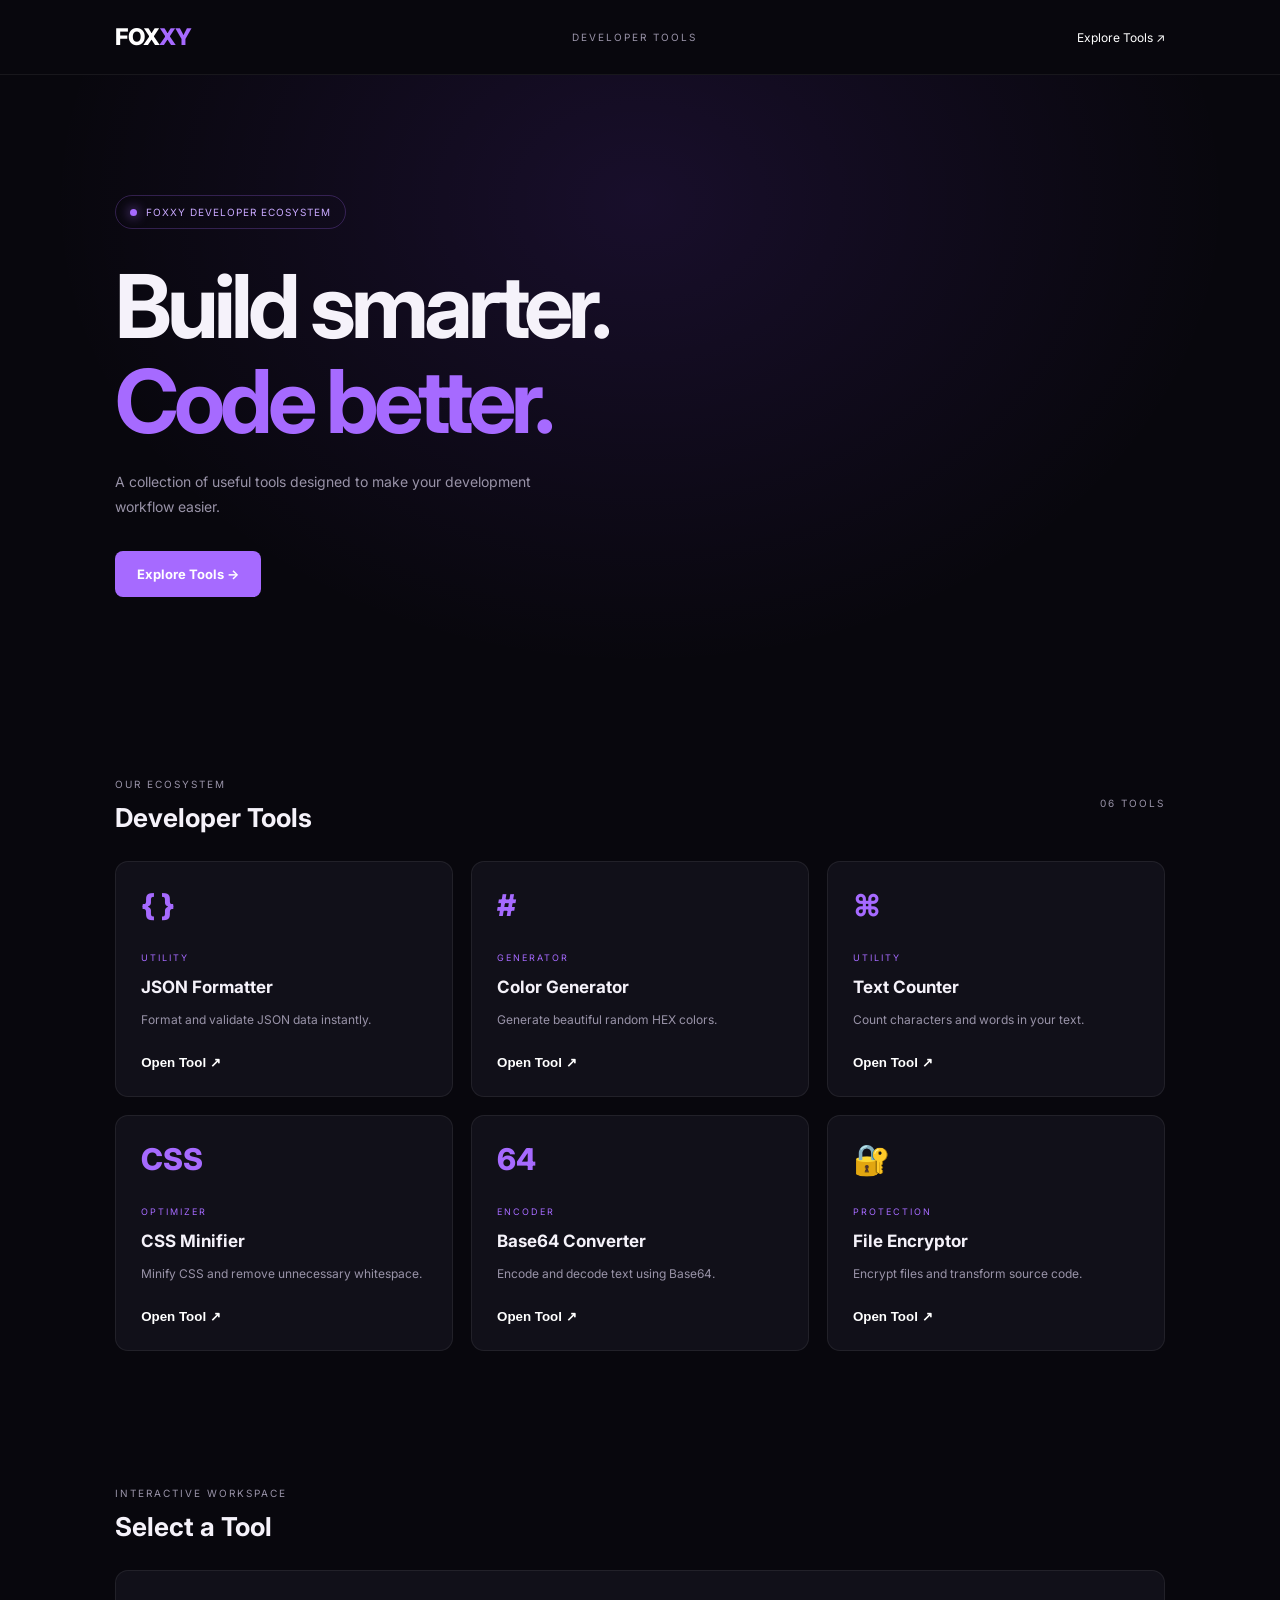
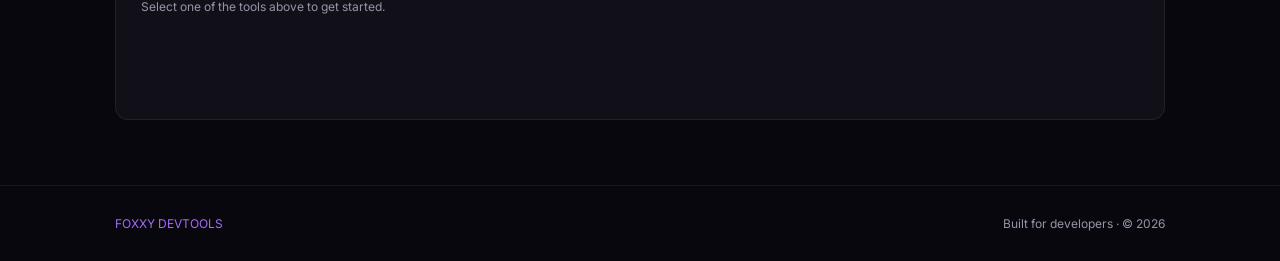
<file: index.html>
<!DOCTYPE html>
<html lang="id">
<head>
    <meta charset="UTF-8">
    <meta name="viewport" content="width=device-width, initial-scale=1.0">
    <meta name="theme-color" content="#08070d">
    <meta name="description" content="Foxxy Mini Tools - A collection of useful developer utilities.">
    <title>Foxxy DevTools</title>
    <link rel="stylesheet" href="style.css">
</head>
<body>

    <header class="navbar">
        <a href="#" class="logo">FOX<span>XY</span></a>
        <div class="nav-label">DEVELOPER TOOLS</div>
        <a href="#tools" class="nav-link">Explore Tools ↗</a>
    </header>

    <main>
        <section class="hero">
            <div class="status">
                <span class="pulse"></span>
                FOXXY DEVELOPER ECOSYSTEM
            </div>

            <h1>Build smarter.<br>
                <span>Code better.</span>
            </h1>

            <p>
                A collection of useful tools designed
                to make your development workflow easier.
            </p>

            <a href="#tools" class="primary-btn">
                Explore Tools <span>→</span>
            </a>
        </section>

        <section class="tools-section" id="tools">
            <div class="section-heading">
                <div>
                    <span class="eyebrow">OUR ECOSYSTEM</span>
                    <h2>Developer Tools</h2>
                </div>
                <span class="counter">06 TOOLS</span>
            </div>

            <div class="tool-grid">

                <article class="tool-card">
                    <div class="tool-icon">{ }</div>
                    <span class="tag">UTILITY</span>
                    <h3>JSON Formatter</h3>
                    <p>Format and validate JSON data instantly.</p>
                    <button onclick="openTool('json')">Open Tool ↗</button>
                </article>

                <article class="tool-card">
                    <div class="tool-icon">#</div>
                    <span class="tag">GENERATOR</span>
                    <h3>Color Generator</h3>
                    <p>Generate beautiful random HEX colors.</p>
                    <button onclick="openTool('color')">Open Tool ↗</button>
                </article>

                <article class="tool-card">
                    <div class="tool-icon">⌘</div>
                    <span class="tag">UTILITY</span>
                    <h3>Text Counter</h3>
                    <p>Count characters and words in your text.</p>
                    <button onclick="openTool('text')">Open Tool ↗</button>
                </article>

                <article class="tool-card">
                    <div class="tool-icon">CSS</div>
                    <span class="tag">OPTIMIZER</span>
                    <h3>CSS Minifier</h3>
                    <p>Minify CSS and remove unnecessary whitespace.</p>
                    <button onclick="openTool('css')">Open Tool ↗</button>
                </article>

                <article class="tool-card">
                    <div class="tool-icon">64</div>
                    <span class="tag">ENCODER</span>
                    <h3>Base64 Converter</h3>
                    <p>Encode and decode text using Base64.</p>
                    <button onclick="openTool('base64')">Open Tool ↗</button>
                </article>

                <article class="tool-card">
                    <div class="tool-icon">🔐</div>
                    <span class="tag">PROTECTION</span>
                    <h3>File Encryptor</h3>
                    <p>Encrypt files and transform source code.</p>
                    <button onclick="openTool('encryptor')">Open Tool ↗</button>
                </article>

            </div>
        </section>

        <section class="workspace" id="workspace">
            <div class="section-heading">
                <div>
                    <span class="eyebrow">INTERACTIVE WORKSPACE</span>
                    <h2 id="tool-title">Select a Tool</h2>
                </div>
            </div>

            <div class="workspace-box" id="tool-content">
                <p>Select one of the tools above to get started.</p>
            </div>
        </section>
    </main>

    <footer>
        FOXXY DEVTOOLS
        <span>Built for developers · © 2026</span>
    </footer>

    <script src="script.js"></script>
</body>
</html>
</file>
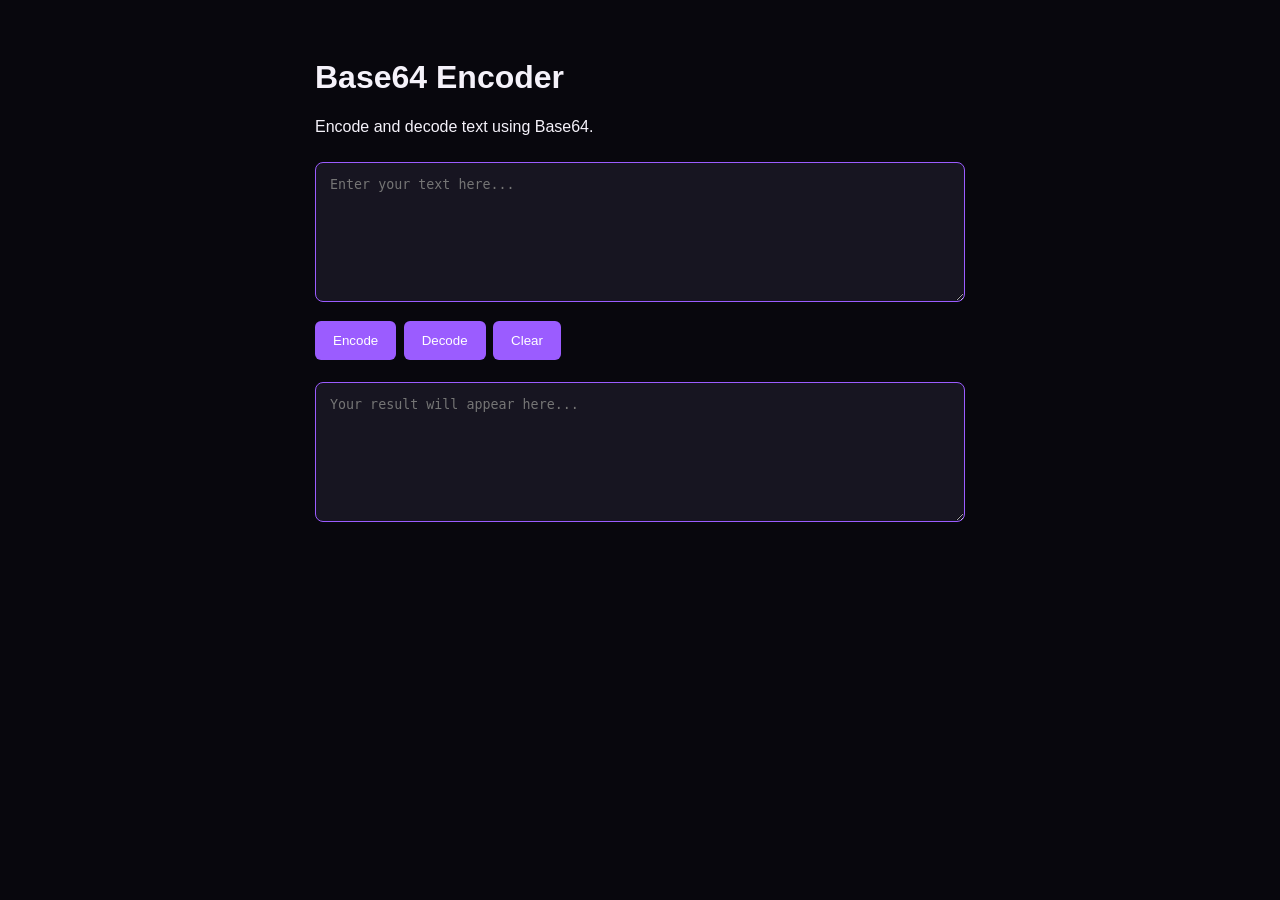
<file: base64-encoder.html>
<!DOCTYPE html>
<html lang="en">
<head>
    <meta charset="UTF-8">
    <meta name="viewport" content="width=device-width, initial-scale=1.0">
    <title>Foxxy Base64 Encoder</title>
    <style>
        body {
            background: #08070d;
            color: #f5f2fa;
            font-family: Arial, sans-serif;
            padding: 30px;
        }

        .container {
            max-width: 650px;
            margin: auto;
        }

        textarea {
            width: 100%;
            height: 140px;
            box-sizing: border-box;
            background: #171521;
            color: white;
            border: 1px solid #9b5cff;
            border-radius: 8px;
            padding: 14px;
            margin: 10px 0;
        }

        button {
            background: #9b5cff;
            color: white;
            border: 0;
            padding: 12px 18px;
            border-radius: 6px;
            cursor: pointer;
            margin: 5px 3px 12px 0;
        }

        button:hover {
            background: #8040dc;
        }
    </style>
</head>
<body>
    <div class="container">
        <h1>Base64 Encoder</h1>
        <p>Encode and decode text using Base64.</p>

        <textarea id="input"
            placeholder="Enter your text here..."></textarea>

        <button onclick="encode()">Encode</button>
        <button onclick="decode()">Decode</button>
        <button onclick="clearAll()">Clear</button>

        <textarea id="output"
            placeholder="Your result will appear here..."
            readonly></textarea>

        <script>
            function encode() {
                const text = document.getElementById("input").value;
                const bytes = new TextEncoder().encode(text);

                let binary = "";
                bytes.forEach(byte => {
                    binary += String.fromCharCode(byte);
                });

                document.getElementById("output").value =
                    btoa(binary);
            }

            function decode() {
                try {
                    const input = document.getElementById("input").value;
                    const binary = atob(input);

                    const bytes = Uint8Array.from(
                        binary,
                        char => char.charCodeAt(0)
                    );

                    document.getElementById("output").value =
                        new TextDecoder("utf-8", { fatal: true })
                            .decode(bytes);
                } catch {
                    document.getElementById("output").value =
                        "Invalid Base64 input!";
                }
            }

            function clearAll() {
                document.getElementById("input").value = "";
                document.getElementById("output").value = "";
            }
        </script>
    </div>
</body>
</html>
</file>
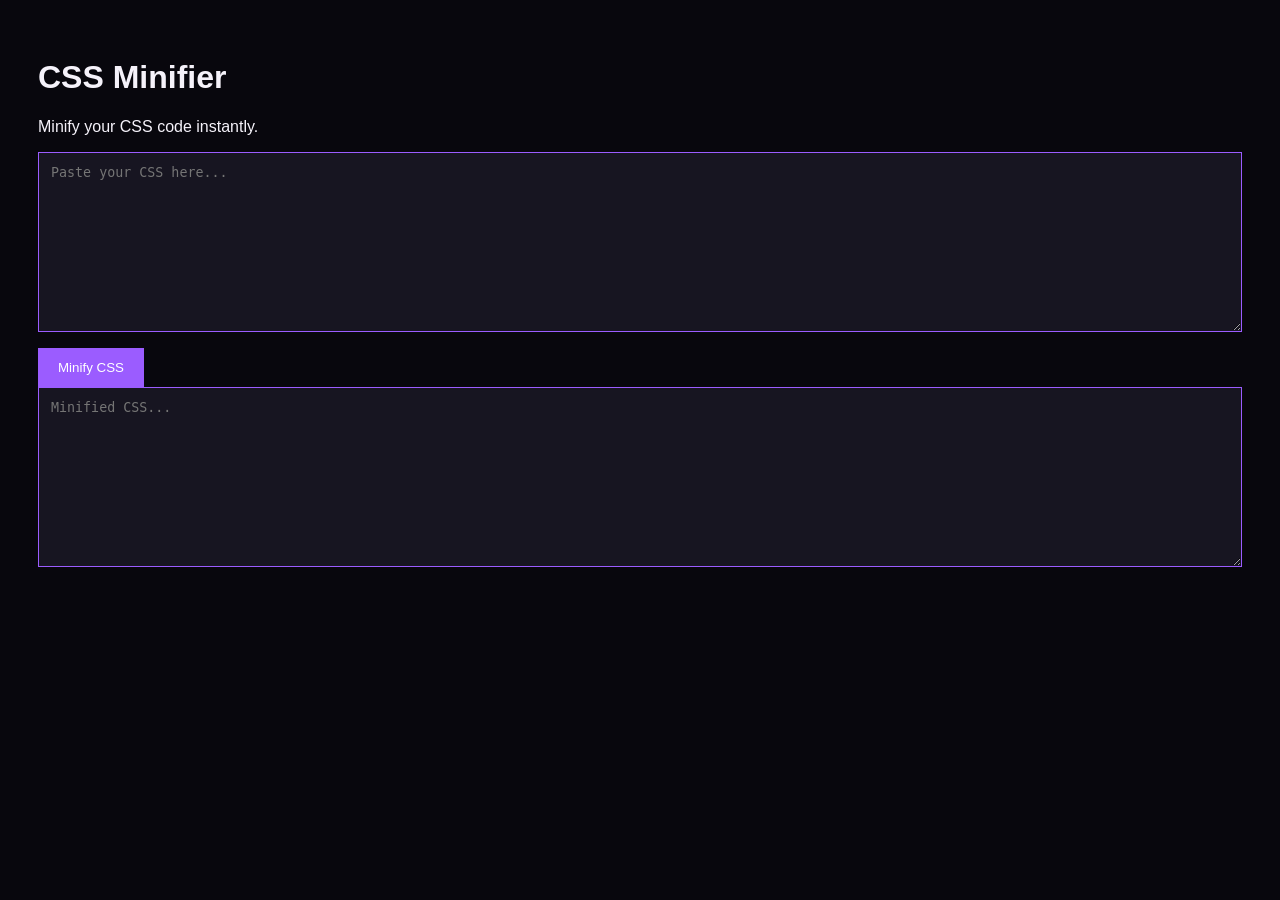
<file: css-minifier.html>
<!DOCTYPE html>
<html lang="en">
<head>
    <meta charset="UTF-8">
    <meta name="viewport" content="width=device-width, initial-scale=1.0">
    <title>Foxxy CSS Minifier</title>
    <style>
        body {
            background: #08070d;
            color: #f5f2fa;
            font-family: Arial, sans-serif;
            padding: 30px;
        }

        textarea {
            width: 100%;
            height: 180px;
            background: #171521;
            color: white;
            border: 1px solid #9b5cff;
            padding: 12px;
            box-sizing: border-box;
        }

        button {
            background: #9b5cff;
            color: white;
            border: 0;
            padding: 12px 20px;
            margin-top: 12px;
            cursor: pointer;
        }
    </style>
</head>
<body>
    <h1>CSS Minifier</h1>
    <p>Minify your CSS code instantly.</p>

    <textarea id="input" placeholder="Paste your CSS here..."></textarea>
    <br>
    <button onclick="minify()">Minify CSS</button>
    <textarea id="output" placeholder="Minified CSS..." readonly></textarea>

    <script>
        function minify() {
            const css = document.getElementById("input").value;

            const result = css
                .replace(/\/\*[\s\S]*?\*\//g, "")
                .replace(/\s+/g, " ")
                .replace(/\s*([{}:;,])\s*/g, "$1")
                .trim();

            document.getElementById("output").value = result;
        }
    </script>
</body>
</html>
</file>
<file: style.css>
@import url('https://fonts.googleapis.com/css2?family=Inter:wght@400;500;600;700;800&display=swap');

:root {
    --bg: #08070d;
    --surface: #111019;
    --purple: #a66aff;
    --text: #f5f2fa;
    --muted: #9993a8;
}

* {
    margin: 0;
    padding: 0;
    box-sizing: border-box;
}

html {
    scroll-behavior: smooth;
}

body {
    background: var(--bg);
    color: var(--text);
    font-family: 'Inter', sans-serif;
}

.navbar {
    height: 75px;
    padding: 0 9%;
    display: flex;
    align-items: center;
    justify-content: space-between;
    border-bottom: 1px solid #ffffff10;
}

.logo {
    color: white;
    font-size: 23px;
    font-weight: 800;
    text-decoration: none;
    letter-spacing: -1px;
}

.logo span, .hero h1 span {
    color: var(--purple);
}

.nav-label, .counter, .eyebrow {
    color: var(--muted);
    font-size: 10px;
    letter-spacing: 2px;
}

.nav-link {
    color: white;
    text-decoration: none;
    font-size: 12px;
}

.hero {
    padding: 120px 9% 110px;
    background: radial-gradient(
        ellipse at 50% 20%,
        #8b43ff20,
        transparent 65%
    );
}

.status {
    display: inline-flex;
    align-items: center;
    gap: 9px;
    padding: 10px 14px;
    border: 1px solid #a66aff40;
    border-radius: 30px;
    color: #c9a9ff;
    font-size: 10px;
    letter-spacing: 1px;
}

.pulse {
    width: 7px;
    height: 7px;
    background: #a66aff;
    border-radius: 50%;
    box-shadow: 0 0 12px #a66aff;
}

.hero h1 {
    font-size: clamp(48px, 8vw, 88px);
    line-height: 1.08;
    letter-spacing: -5px;
    margin: 30px 0 20px;
}

.hero p {
    color: var(--muted);
    max-width: 440px;
    line-height: 1.8;
    font-size: 14px;
}

.primary-btn {
    display: inline-block;
    margin-top: 32px;
    padding: 15px 22px;
    border-radius: 8px;
    background: var(--purple);
    color: white;
    text-decoration: none;
    font-size: 13px;
    font-weight: 700;
}

.tools-section, .workspace {
    padding: 65px 9%;
}

.section-heading {
    display: flex;
    justify-content: space-between;
    align-items: center;
    margin-bottom: 28px;
}

.section-heading h2 {
    font-size: 26px;
    margin-top: 10px;
}

.tool-grid {
    display: grid;
    grid-template-columns: repeat(3, 1fr);
    gap: 18px;
}

.tool-card, .workspace-box {
    background: var(--surface);
    border: 1px solid #ffffff12;
    border-radius: 13px;
    padding: 25px;
    transition: .25s;
}

.tool-card:hover {
    border-color: #a66aff80;
    transform: translateY(-5px);
}

.tool-icon {
    color: var(--purple);
    font-size: 30px;
    font-weight: 800;
    margin-bottom: 22px;
}

.tag {
    color: var(--purple);
    font-size: 9px;
    letter-spacing: 2px;
}

.tool-card h3 {
    margin: 12px 0;
    font-size: 17px;
}

.tool-card p, .workspace-box p {
    color: var(--muted);
    font-size: 12px;
    line-height: 1.8;
}

.tool-card button {
    margin-top: 24px;
    border: none;
    background: transparent;
    color: white;
    cursor: pointer;
    font-weight: 600;
}

.workspace-box {
    min-height: 150px;
}

.workspace-box textarea,
.workspace-box input {
    width: 100%;
    margin: 12px 0;
    padding: 13px;
    background: #08070d;
    border: 1px solid #ffffff20;
    border-radius: 7px;
    color: white;
    outline: none;
}

.workspace-box button {
    background: var(--purple);
    color: white;
    padding: 11px 17px;
    border: none;
    border-radius: 6px;
    cursor: pointer;
    margin: 5px 0;
}

#tool-result {
    white-space: pre-wrap;
    overflow-wrap: anywhere;
    margin-top: 15px;
}

footer {
    padding: 30px 9%;
    border-top: 1px solid #ffffff12;
    color: var(--purple);
    font-size: 12px;
    display: flex;
    justify-content: space-between;
}

footer span {
    color: var(--muted);
}

@media (max-width: 700px) {
    .navbar { padding: 0 6%; }
    .nav-label { display: none; }
    .hero { padding: 90px 7%; }
    .hero h1 { letter-spacing: -3px; }
    .tools-section, .workspace { padding: 45px 7%; }
    .tool-grid { grid-template-columns: 1fr; }
    footer { padding: 25px 7%; gap: 15px; flex-wrap: wrap; }
}

/* ==================================
   FOXXY FILE ENCRYPTOR
================================== */

.encryptor-tool {
    width: 100%;
}

.encryptor-tool label {
    display: block;
    margin: 16px 0 8px;
    font-size: 14px;
    font-weight: 600;
}

.encryptor-tool input,
.encryptor-tool select,
.encryptor-tool textarea {
    display: block;
    width: 100%;
    box-sizing: border-box;
    margin-bottom: 12px;
}

.encryptor-tool input[type="file"] {
    padding: 12px;
}

.encrypt-tabs {
    display: flex;
    flex-wrap: wrap;
    gap: 10px;
    margin: 20px 0;
}

.encrypt-tabs button {
    flex: 1;
    min-width: 130px;
    opacity: 0.65;
}

.encrypt-tabs button.active {
    opacity: 1;
    border-color: #9B5CFF;
    background: #9B5CFF;
    color: white;
}

.encryptor-tool [hidden] {
    display: none !important;
}

.encrypt-identity,
.encrypt-info {
    padding: 18px;
    margin: 20px 0;
    border: 1px solid rgba(155, 92, 255, 0.2);
    border-radius: 12px;
    background: rgba(155, 92, 255, 0.045);
}

.encrypt-identity h3,
.encrypt-info strong {
    color: #C49AFF;
}

.encrypt-info p {
    color: #9993A8;
    font-size: 13px;
    line-height: 1.7;
}

.encrypt-actions {
    display: flex;
    flex-wrap: wrap;
    gap: 10px;
    margin: 18px 0;
}

.encrypt-actions button {
    flex: 1;
    min-width: 120px;
}

#enc-status,
#obf-status {
    font-size: 13px;
    line-height: 1.6;
    overflow-wrap: anywhere;
}

@media (max-width: 600px) {
    .encrypt-actions {
        flex-direction: column;
    }

    .encrypt-actions button {
        width: 100%;
    }

    .encrypt-tabs button {
        min-width: 100%;
    }
}
</file>
